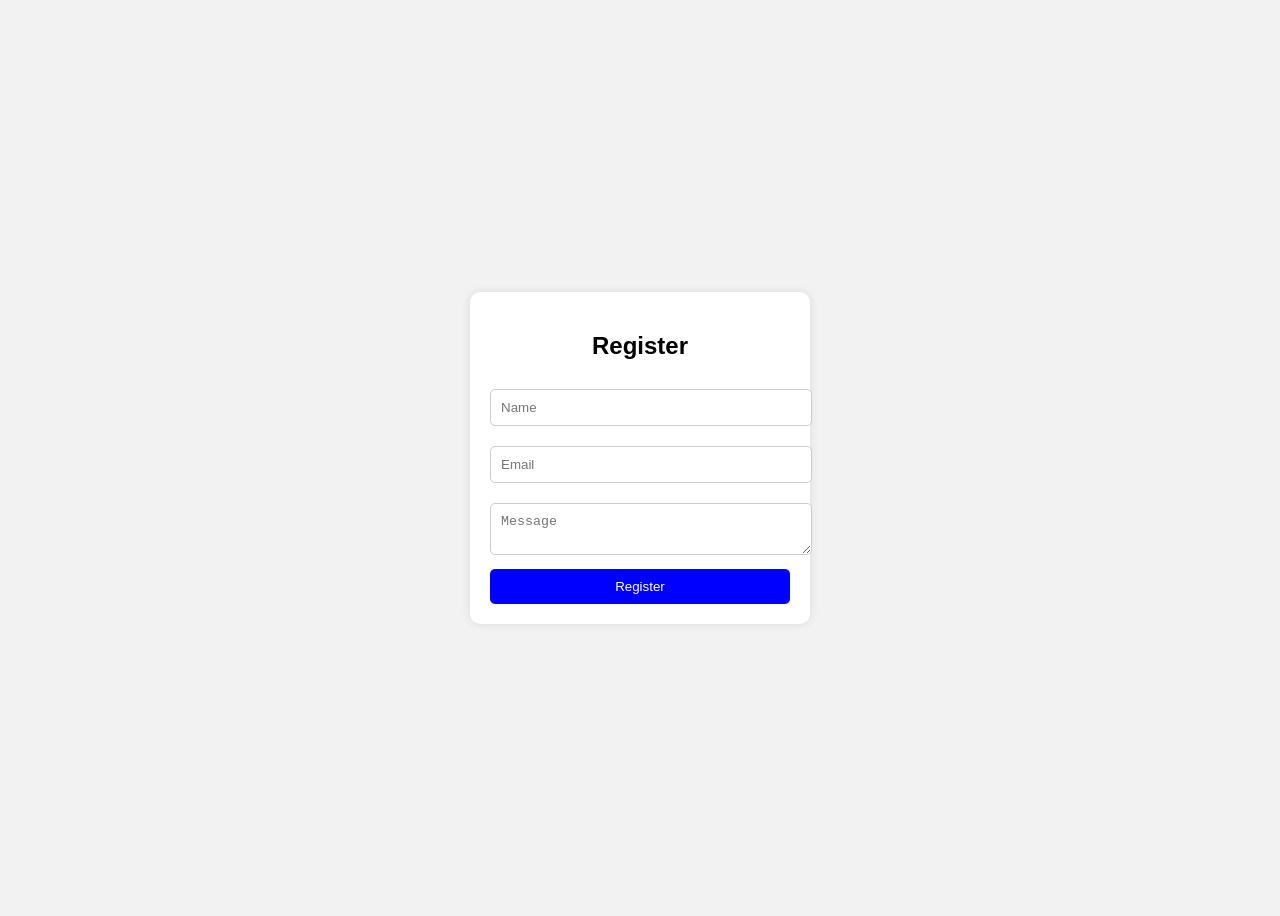
<file: EST Practical/index.html>
<!DOCTYPE html>
<html>
<head>
    <title>Registration Form</title>
    <link rel="stylesheet" href="style.css">
</head>
<body>

<div class="container">
    <form class="form">
        <h2>Register</h2>

        <input type="text" placeholder="Name" required>
        <input type="email" placeholder="Email" required>
        <textarea placeholder="Message" required></textarea>

        <button type="submit">Register</button>
    </form>
</div>

</body>
</html>
</file>
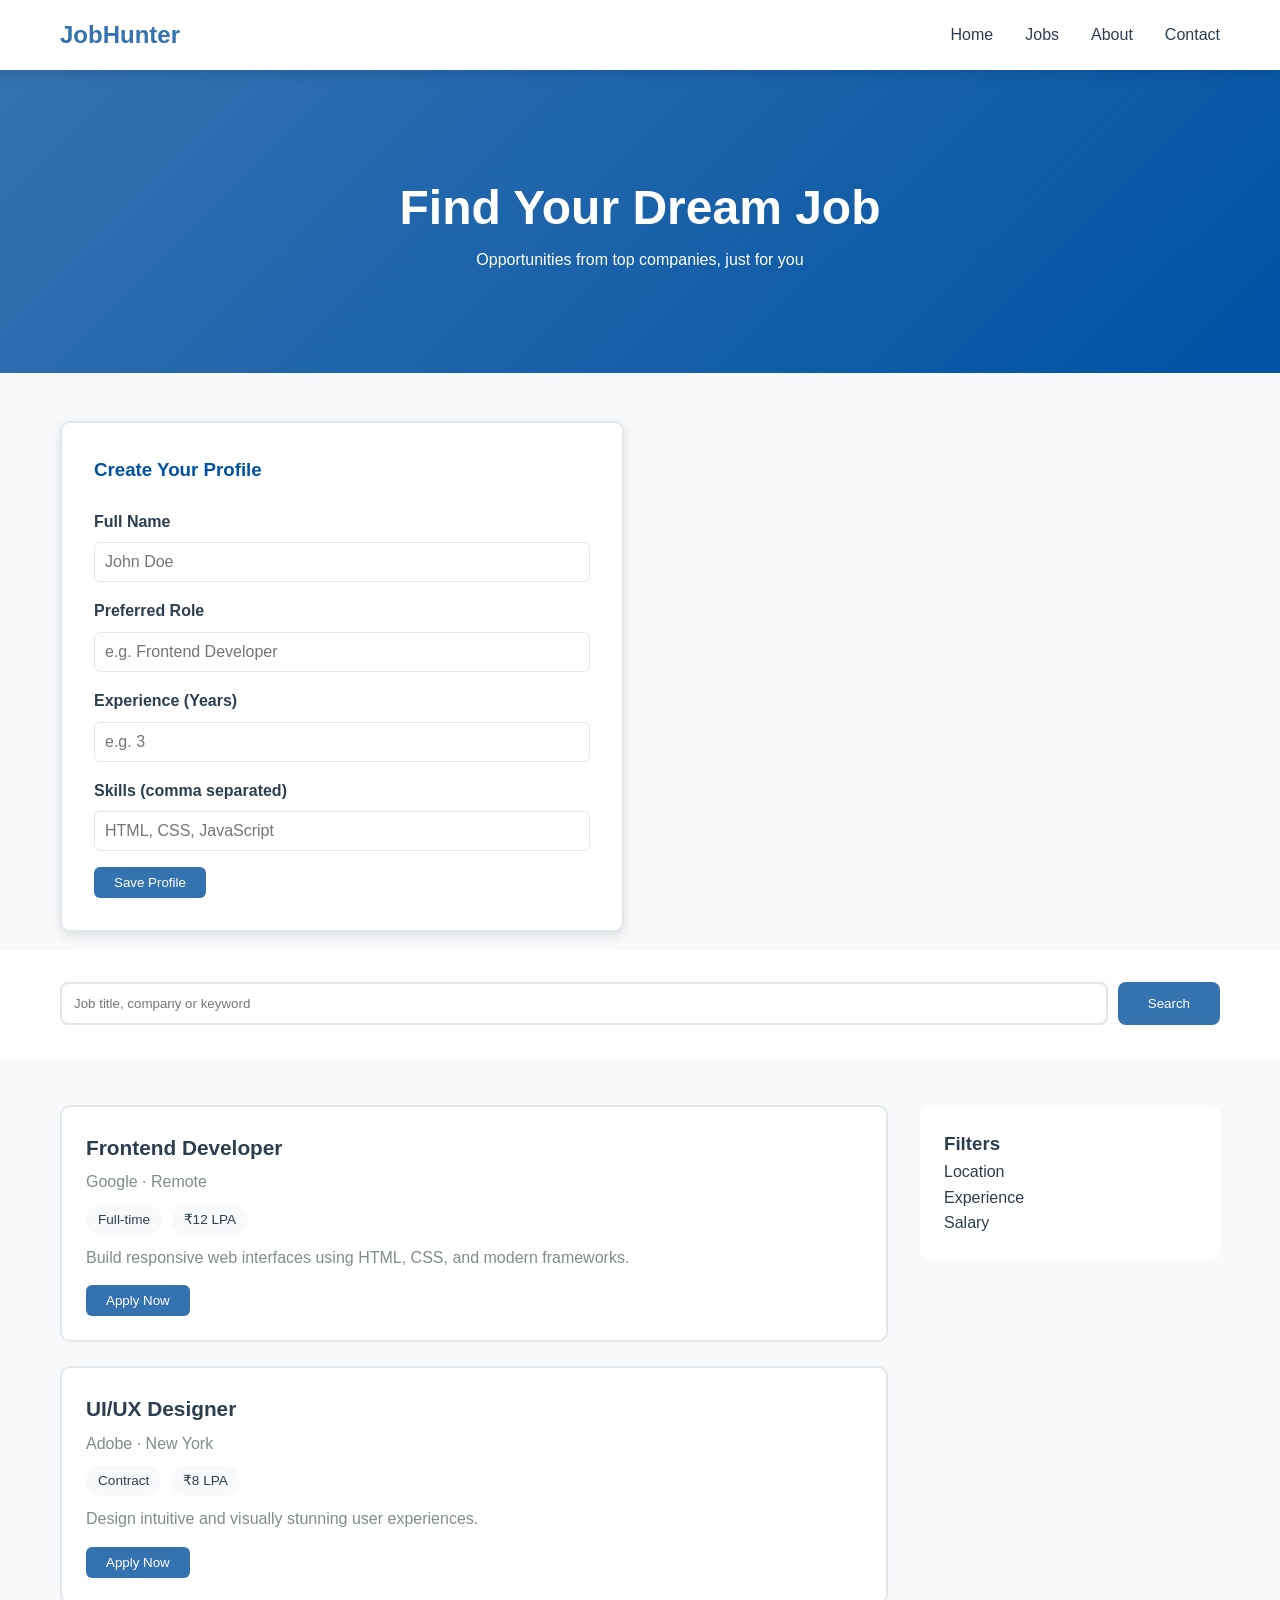
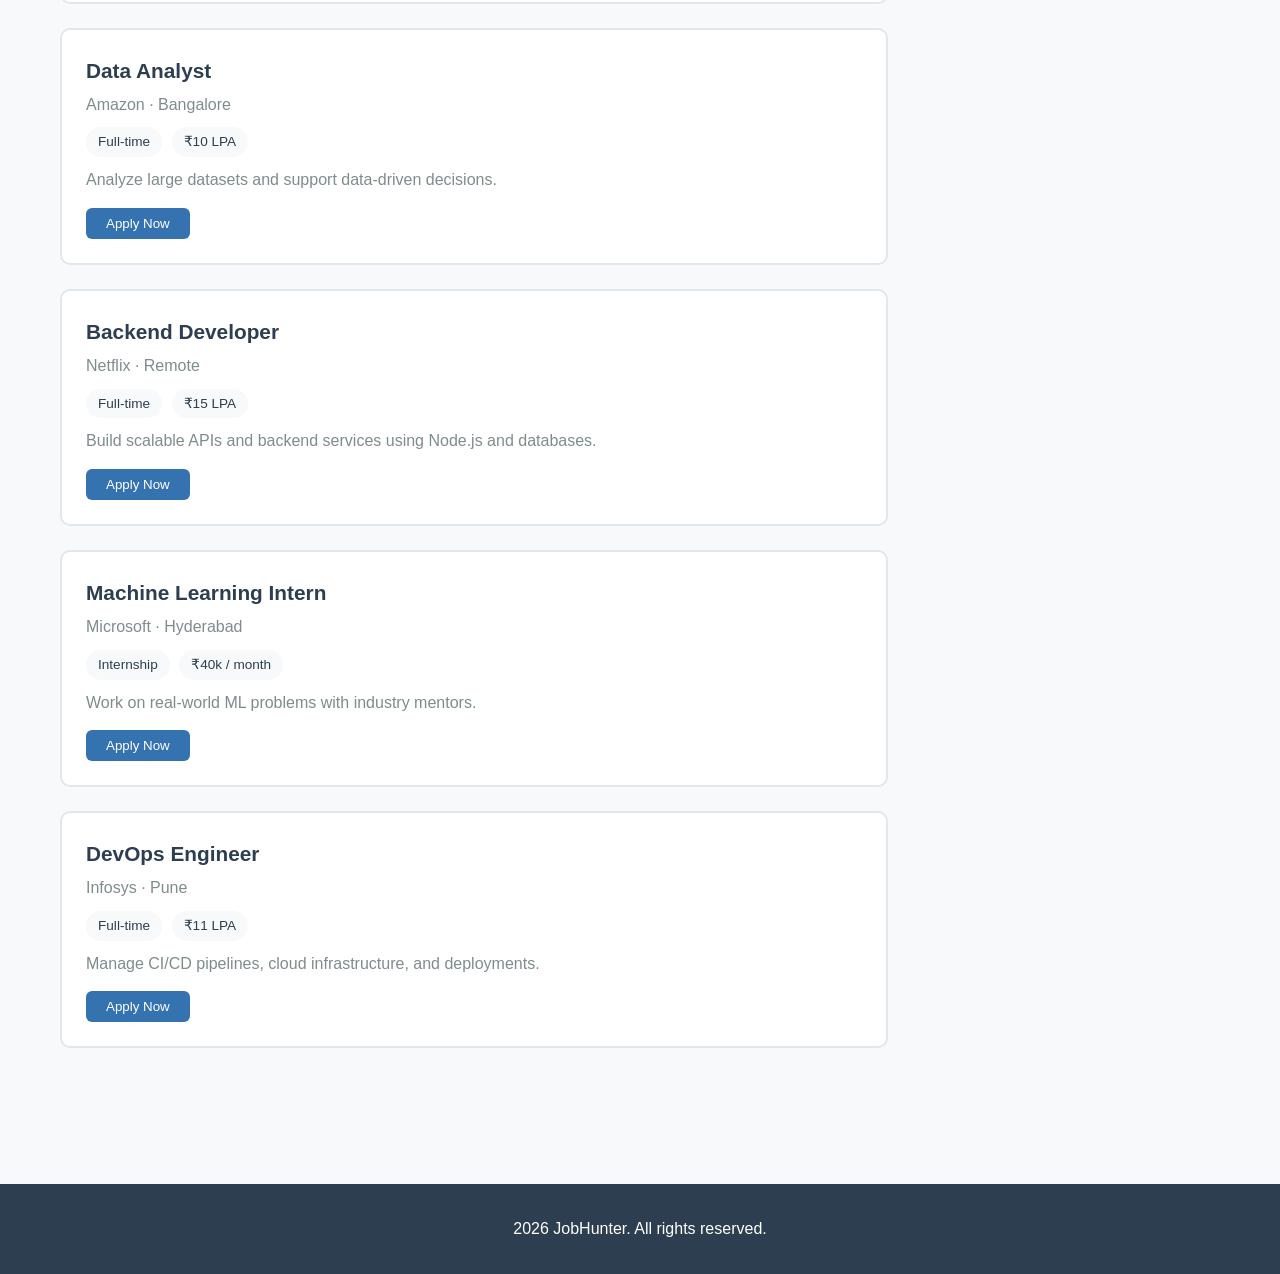
<file: Experiment 3/index.html>
<!DOCTYPE html>
<html lang="en">

<head>
    <meta charset="UTF-8">
    <meta name="viewport" content="width=device-width, initial-scale=1.0">
    <title>JobHunter - Find Your Perfect Job</title>
    <link rel="stylesheet" href="styles.css">
</head>

<body>

    <!-- ==================== NAVBAR ==================== -->
    <nav class="navbar">
        <div class="container">
            <div class="nav-brand">
                <h1>JobHunter</h1>
            </div>

            <input type="checkbox" id="menu-toggle">
            <label for="menu-toggle" class="hamburger">
                <span></span>
                <span></span>
                <span></span>
            </label>

            <ul class="nav-menu">
                <li><a href="#">Home</a></li>
                <li><a href="#jobs">Jobs</a></li>
                <li><a href="#">About</a></li>
                <li><a href="#">Contact</a></li>
            </ul>
        </div>
    </nav>

    <!-- ==================== HERO ==================== -->
    <section class="hero">
        <div class="hero-content">
            <h2>Find Your Dream Job</h2>
            <p>Opportunities from top companies, just for you</p>
        </div>
    </section>

    <!-- ==================== SEARCH ==================== -->
    <!-- ==================== USER PROFILE ==================== -->
    <section class="profile-section" id="profile">
        <div class="container profile-container">
            <div class="profile-form-wrapper">
                <h3>Create Your Profile</h3>
                <form id="userProfileForm">
                    <div class="form-group">
                        <label for="userName">Full Name</label>
                        <input type="text" id="userName" required placeholder="John Doe">
                    </div>
                    <div class="form-group">
                        <label for="userRole">Preferred Role</label>
                        <input type="text" id="userRole" required placeholder="e.g. Frontend Developer">
                    </div>
                    <div class="form-group">
                        <label for="userExperience">Experience (Years)</label>
                        <input type="number" id="userExperience" required placeholder="e.g. 3" min="0">
                    </div>
                    <div class="form-group">
                        <label for="userSkills">Skills (comma separated)</label>
                        <input type="text" id="userSkills" required placeholder="HTML, CSS, JavaScript">
                    </div>
                    <button type="submit" class="apply-btn">Save Profile</button>
                </form>
            </div>

            <div class="profile-display-wrapper" id="profileDisplay" style="display: none;">
                <h3>Your Profile</h3>
                <div class="profile-card">
                    <div class="profile-avatar">👤</div>
                    <div class="profile-info">
                        <h4 id="displayUserName">Name</h4>
                        <p class="role" id="displayUserRole">Role</p>
                        <p class="details"><strong>Experience:</strong> <span id="displayUserExperience"></span> years
                        </p>
                        <div class="skills-container" id="displayUserSkills">
                            <!-- Skills will be injected here -->
                        </div>
                    </div>
                </div>
            </div>
        </div>
    </section>

    <section class="search-section">
        <div class="container">
            <div class="search-box">
                <input type="text" class="search-input" placeholder="Job title, company or keyword">
                <button class="search-btn">Search</button>
            </div>
        </div>
    </section>

    <!-- ==================== JOBS ==================== -->
    <section class="jobs-section" id="jobs">
        <div class="container jobs-container">

            <!-- JOB LIST -->
            <div class="jobs-list">

                <div class="job-card">
                    <h3 class="job-title">Frontend Developer</h3>
                    <p class="job-company">Google · Remote</p>
                    <div class="job-tags">
                        <span class="tag">Full-time</span>
                        <span class="tag">₹12 LPA</span>
                    </div>
                    <p class="job-desc">
                        Build responsive web interfaces using HTML, CSS, and modern frameworks.
                    </p>
                    <button class="apply-btn">Apply Now</button>
                </div>

                <div class="job-card">
                    <h3 class="job-title">UI/UX Designer</h3>
                    <p class="job-company">Adobe · New York</p>
                    <div class="job-tags">
                        <span class="tag">Contract</span>
                        <span class="tag">₹8 LPA</span>
                    </div>
                    <p class="job-desc">
                        Design intuitive and visually stunning user experiences.
                    </p>
                    <button class="apply-btn">Apply Now</button>
                </div>

                <div class="job-card">
                    <h3 class="job-title">Data Analyst</h3>
                    <p class="job-company">Amazon · Bangalore</p>
                    <div class="job-tags">
                        <span class="tag">Full-time</span>
                        <span class="tag">₹10 LPA</span>
                    </div>
                    <p class="job-desc">
                        Analyze large datasets and support data-driven decisions.
                    </p>
                    <button class="apply-btn">Apply Now</button>
                </div>

                <div class="job-card">
                    <h3 class="job-title">Backend Developer</h3>
                    <p class="job-company">Netflix · Remote</p>
                    <div class="job-tags">
                        <span class="tag">Full-time</span>
                        <span class="tag">₹15 LPA</span>
                    </div>
                    <p class="job-desc">
                        Build scalable APIs and backend services using Node.js and databases.
                    </p>
                    <button class="apply-btn">Apply Now</button>
                </div>

                <div class="job-card">
                    <h3 class="job-title">Machine Learning Intern</h3>
                    <p class="job-company">Microsoft · Hyderabad</p>
                    <div class="job-tags">
                        <span class="tag">Internship</span>
                        <span class="tag">₹40k / month</span>
                    </div>
                    <p class="job-desc">
                        Work on real-world ML problems with industry mentors.
                    </p>
                    <button class="apply-btn">Apply Now</button>
                </div>

                <div class="job-card">
                    <h3 class="job-title">DevOps Engineer</h3>
                    <p class="job-company">Infosys · Pune</p>
                    <div class="job-tags">
                        <span class="tag">Full-time</span>
                        <span class="tag">₹11 LPA</span>
                    </div>
                    <p class="job-desc">
                        Manage CI/CD pipelines, cloud infrastructure, and deployments.
                    </p>
                    <button class="apply-btn">Apply Now</button>
                </div>

            </div>

            <!-- SIDEBAR -->
            <aside class="sidebar">
                <h3>Filters</h3>
                <p>Location</p>
                <p>Experience</p>
                <p>Salary</p>
            </aside>

        </div>
    </section>

    <!-- ==================== FOOTER ==================== -->
    <footer class="footer">
        <div class="container">
            <p>2026 JobHunter. All rights reserved.</p>
        </div>
    </footer>

    <script src="script.js"></script>
</body>

</html>
</file>
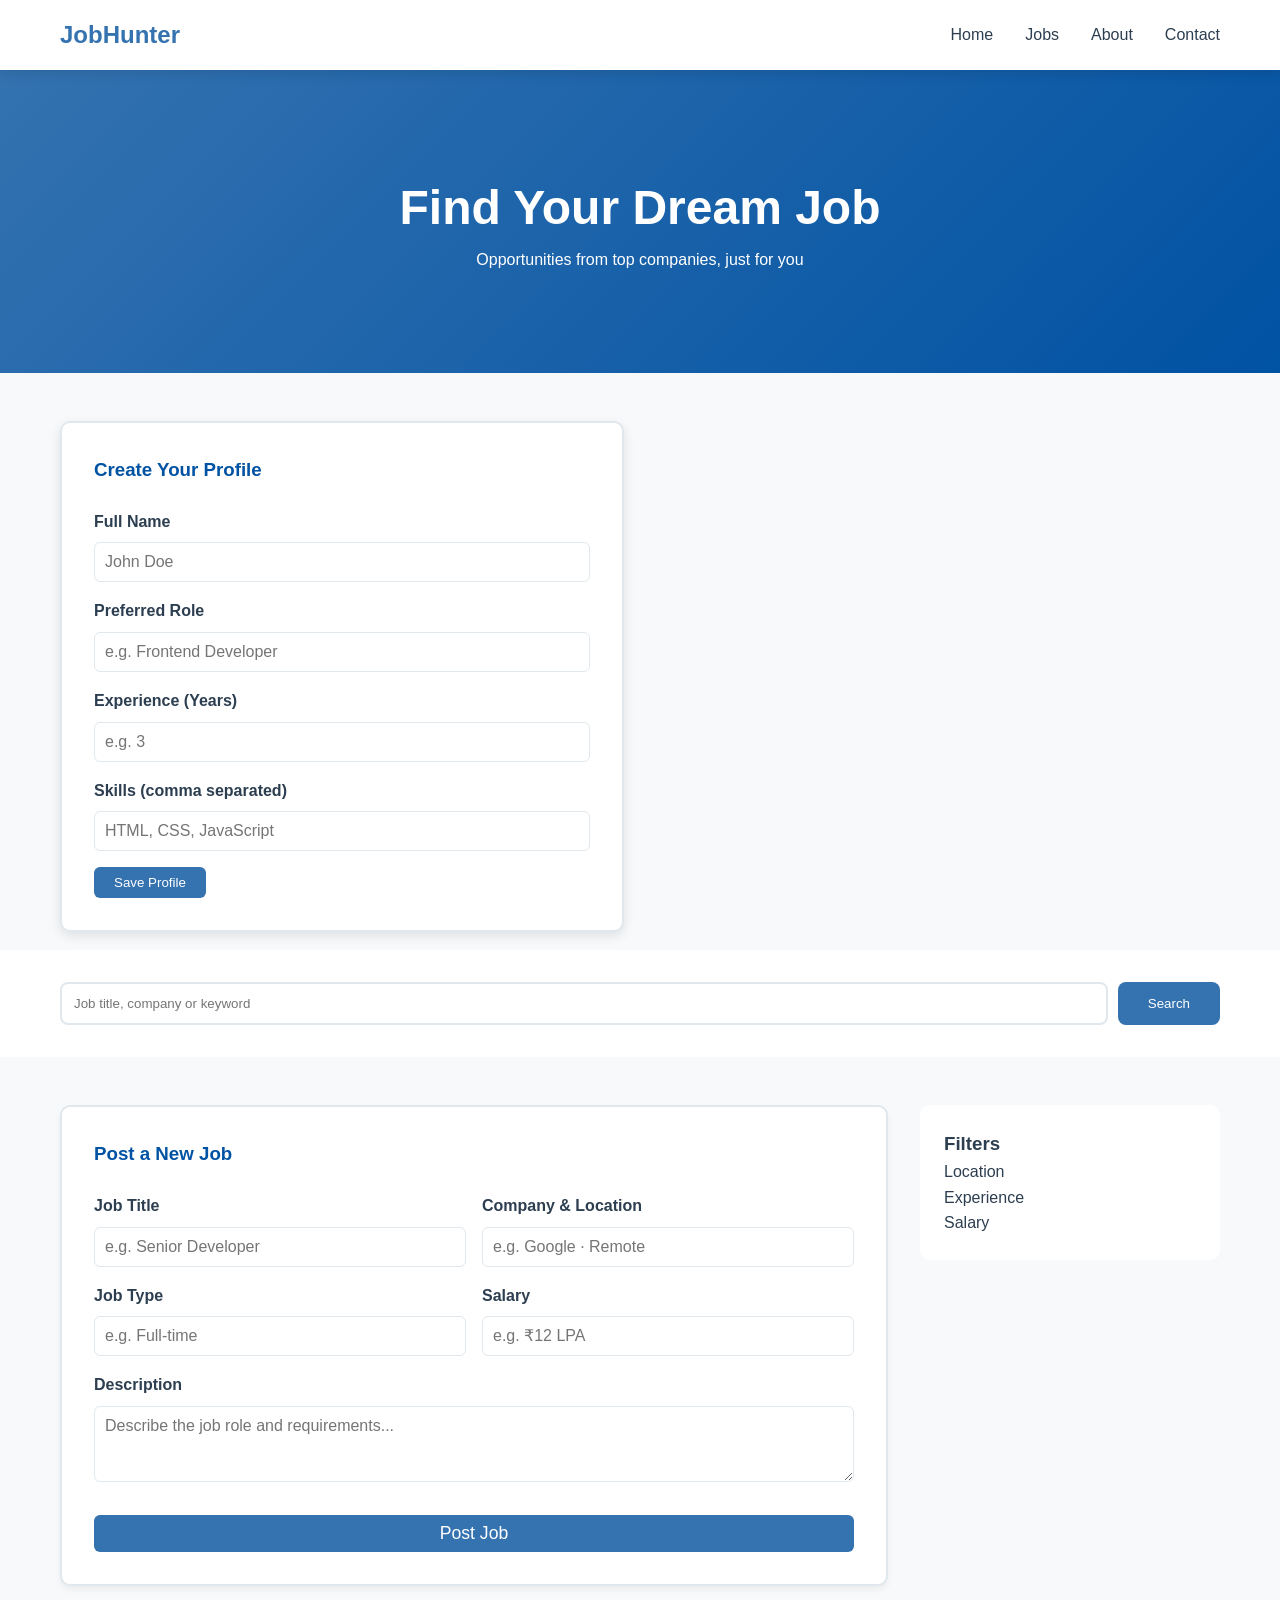
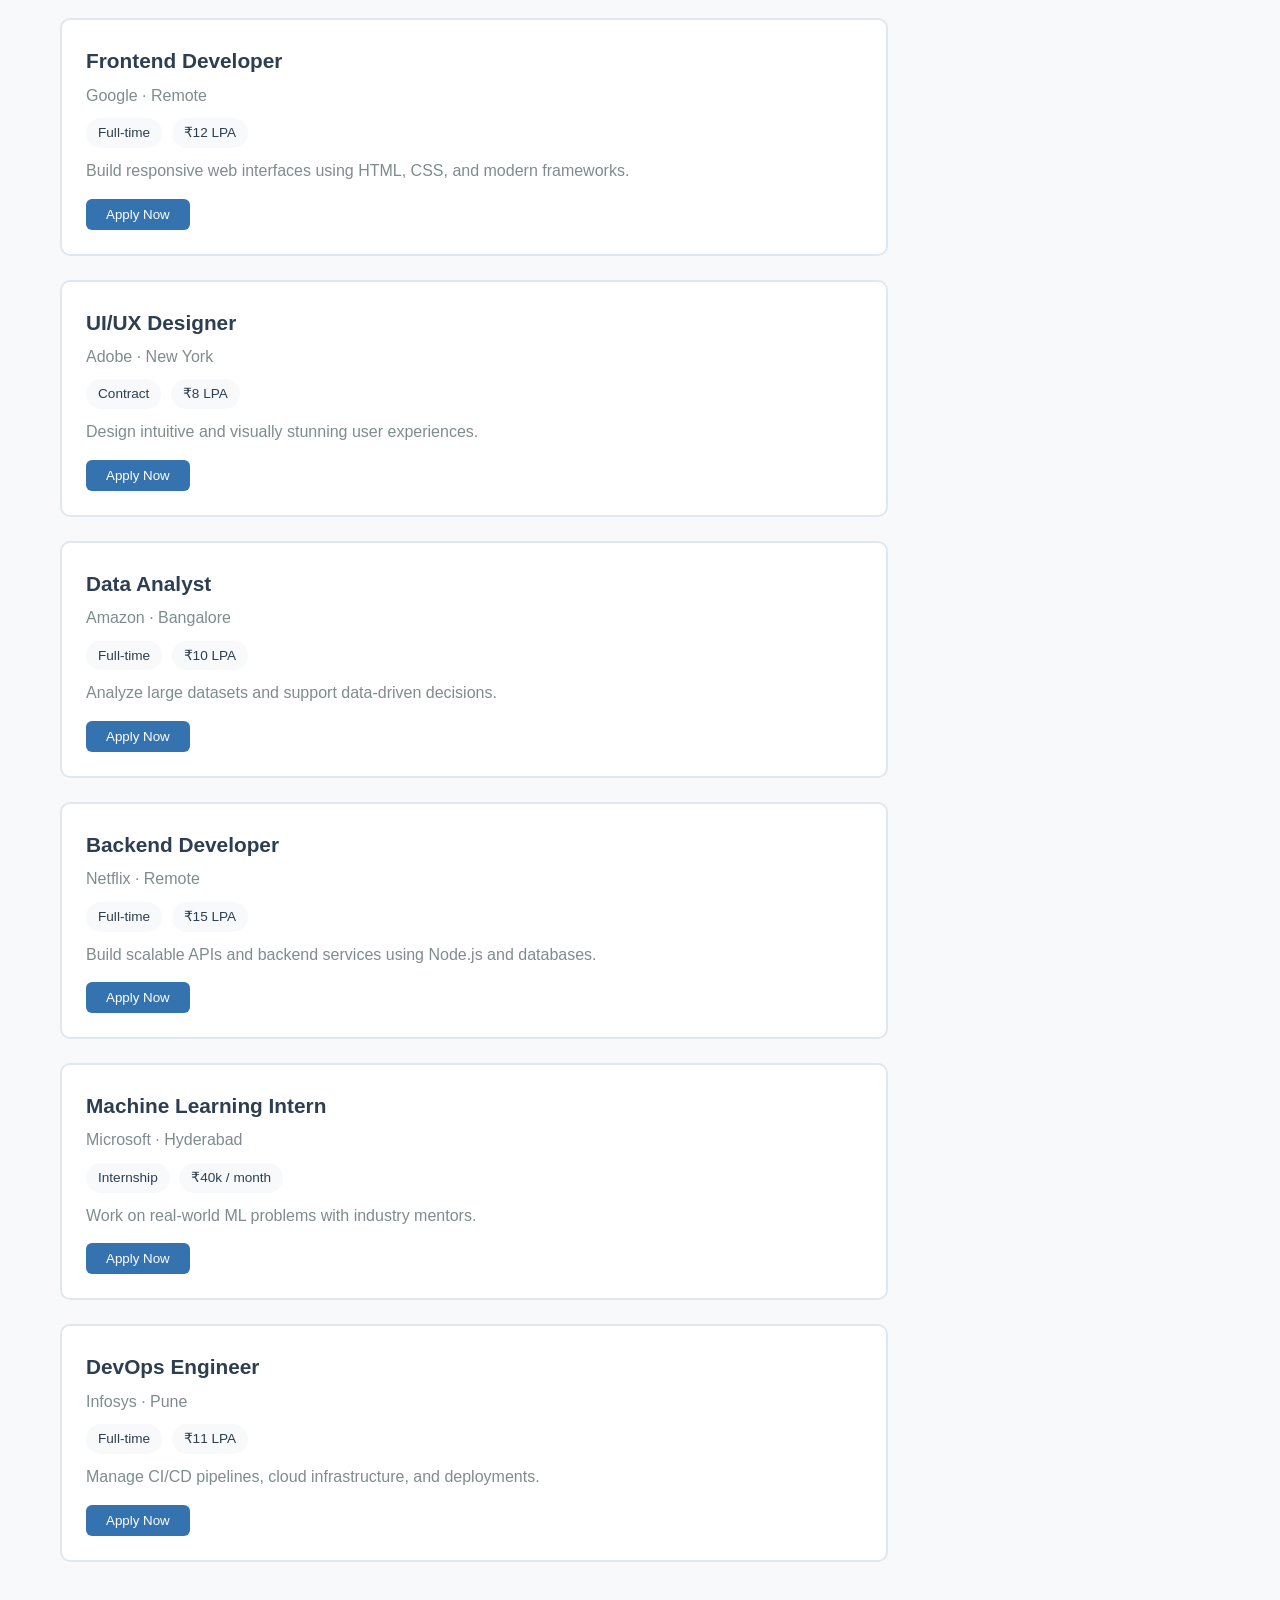
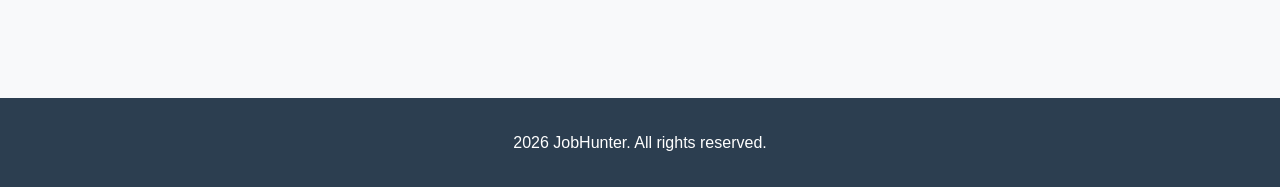
<file: Experiment 4/index.html>
<!DOCTYPE html>
<html lang="en">

<head>
    <meta charset="UTF-8">
    <meta name="viewport" content="width=device-width, initial-scale=1.0">
    <title>JobHunter - Find Your Perfect Job</title>
    <link rel="stylesheet" href="styles.css">
</head>

<body>

    <!-- ==================== NAVBAR ==================== -->
    <nav class="navbar">
        <div class="container">
            <div class="nav-brand">
                <h1>JobHunter</h1>
            </div>

            <input type="checkbox" id="menu-toggle">
            <label for="menu-toggle" class="hamburger">
                <span></span>
                <span></span>
                <span></span>
            </label>

            <ul class="nav-menu">
                <li><a href="#">Home</a></li>
                <li><a href="#jobs">Jobs</a></li>
                <li><a href="#">About</a></li>
                <li><a href="#">Contact</a></li>
            </ul>
        </div>
    </nav>

    <!-- ==================== HERO ==================== -->
    <section class="hero">
        <div class="hero-content">
            <h2>Find Your Dream Job</h2>
            <p>Opportunities from top companies, just for you</p>
        </div>
    </section>

    <!-- ==================== SEARCH ==================== -->
    <!-- ==================== USER PROFILE ==================== -->
    <section class="profile-section" id="profile">
        <div class="container profile-container">
            <div class="profile-form-wrapper">
                <h3>Create Your Profile</h3>
                <form id="userProfileForm">
                    <div class="form-group">
                        <label for="userName">Full Name</label>
                        <input type="text" id="userName" required placeholder="John Doe">
                    </div>
                    <div class="form-group">
                        <label for="userRole">Preferred Role</label>
                        <input type="text" id="userRole" required placeholder="e.g. Frontend Developer">
                    </div>
                    <div class="form-group">
                        <label for="userExperience">Experience (Years)</label>
                        <input type="number" id="userExperience" required placeholder="e.g. 3" min="0">
                    </div>
                    <div class="form-group">
                        <label for="userSkills">Skills (comma separated)</label>
                        <input type="text" id="userSkills" required placeholder="HTML, CSS, JavaScript">
                    </div>
                    <button type="submit" class="apply-btn">Save Profile</button>
                </form>
            </div>

            <div class="profile-display-wrapper" id="profileDisplay" style="display: none;">
                <h3>Your Profile</h3>
                <div class="profile-card">
                    <div class="profile-avatar">👤</div>
                    <div class="profile-info">
                        <h4 id="displayUserName">Name</h4>
                        <p class="role" id="displayUserRole">Role</p>
                        <p class="details"><strong>Experience:</strong> <span id="displayUserExperience"></span> years
                        </p>
                        <div class="skills-container" id="displayUserSkills">
                            <!-- Skills will be injected here -->
                        </div>
                    </div>
                </div>
            </div>
        </div>
    </section>

    <section class="search-section">
        <div class="container">
            <div class="search-box">
                <input type="text" class="search-input" placeholder="Job title, company or keyword">
                <button class="search-btn">Search</button>
            </div>
        </div>
    </section>

    <!-- ==================== JOBS ==================== -->
    <section class="jobs-section" id="jobs">
        <div class="container jobs-container">

            <div class="jobs-main-content">
                <!-- JOB POSTING FORM -->
                <div class="job-posting-wrapper">
                    <h3>Post a New Job</h3>
                    <form id="jobPostingForm">
                        <div class="form-row">
                            <div class="form-group">
                                <label for="postJobTitle">Job Title</label>
                                <input type="text" id="postJobTitle" required placeholder="e.g. Senior Developer">
                            </div>
                            <div class="form-group">
                                <label for="postJobCompany">Company & Location</label>
                                <input type="text" id="postJobCompany" required placeholder="e.g. Google · Remote">
                            </div>
                        </div>
                        <div class="form-row">
                            <div class="form-group">
                                <label for="postJobType">Job Type</label>
                                <input type="text" id="postJobType" required placeholder="e.g. Full-time">
                            </div>
                            <div class="form-group">
                                <label for="postJobSalary">Salary</label>
                                <input type="text" id="postJobSalary" required placeholder="e.g. ₹12 LPA">
                            </div>
                        </div>
                        <div class="form-group">
                            <label for="postJobDesc">Description</label>
                            <textarea id="postJobDesc" required placeholder="Describe the job role and requirements..."
                                rows="3"></textarea>
                        </div>
                        <button type="submit" class="apply-btn post-btn">Post Job</button>
                    </form>
                </div>

                <!-- JOB LIST -->
                <div class="jobs-list" id="dynamicJobsList">

                    <div class="job-card">
                        <h3 class="job-title">Frontend Developer</h3>
                        <p class="job-company">Google · Remote</p>
                        <div class="job-tags">
                            <span class="tag">Full-time</span>
                            <span class="tag">₹12 LPA</span>
                        </div>
                        <p class="job-desc">
                            Build responsive web interfaces using HTML, CSS, and modern frameworks.
                        </p>
                        <button class="apply-btn">Apply Now</button>
                    </div>

                    <div class="job-card">
                        <h3 class="job-title">UI/UX Designer</h3>
                        <p class="job-company">Adobe · New York</p>
                        <div class="job-tags">
                            <span class="tag">Contract</span>
                            <span class="tag">₹8 LPA</span>
                        </div>
                        <p class="job-desc">
                            Design intuitive and visually stunning user experiences.
                        </p>
                        <button class="apply-btn">Apply Now</button>
                    </div>

                    <div class="job-card">
                        <h3 class="job-title">Data Analyst</h3>
                        <p class="job-company">Amazon · Bangalore</p>
                        <div class="job-tags">
                            <span class="tag">Full-time</span>
                            <span class="tag">₹10 LPA</span>
                        </div>
                        <p class="job-desc">
                            Analyze large datasets and support data-driven decisions.
                        </p>
                        <button class="apply-btn">Apply Now</button>
                    </div>

                    <div class="job-card">
                        <h3 class="job-title">Backend Developer</h3>
                        <p class="job-company">Netflix · Remote</p>
                        <div class="job-tags">
                            <span class="tag">Full-time</span>
                            <span class="tag">₹15 LPA</span>
                        </div>
                        <p class="job-desc">
                            Build scalable APIs and backend services using Node.js and databases.
                        </p>
                        <button class="apply-btn">Apply Now</button>
                    </div>

                    <div class="job-card">
                        <h3 class="job-title">Machine Learning Intern</h3>
                        <p class="job-company">Microsoft · Hyderabad</p>
                        <div class="job-tags">
                            <span class="tag">Internship</span>
                            <span class="tag">₹40k / month</span>
                        </div>
                        <p class="job-desc">
                            Work on real-world ML problems with industry mentors.
                        </p>
                        <button class="apply-btn">Apply Now</button>
                    </div>

                    <div class="job-card">
                        <h3 class="job-title">DevOps Engineer</h3>
                        <p class="job-company">Infosys · Pune</p>
                        <div class="job-tags">
                            <span class="tag">Full-time</span>
                            <span class="tag">₹11 LPA</span>
                        </div>
                        <p class="job-desc">
                            Manage CI/CD pipelines, cloud infrastructure, and deployments.
                        </p>
                        <button class="apply-btn">Apply Now</button>
                    </div>

                </div>
            </div>

            <!-- SIDEBAR -->
            <aside class="sidebar">
                <h3>Filters</h3>
                <p>Location</p>
                <p>Experience</p>
                <p>Salary</p>
            </aside>

        </div>
    </section>

    <!-- ==================== FOOTER ==================== -->
    <footer class="footer">
        <div class="container">
            <p>2026 JobHunter. All rights reserved.</p>
        </div>
    </footer>

    <script src="script.js"></script>
</body>

</html>
</file>
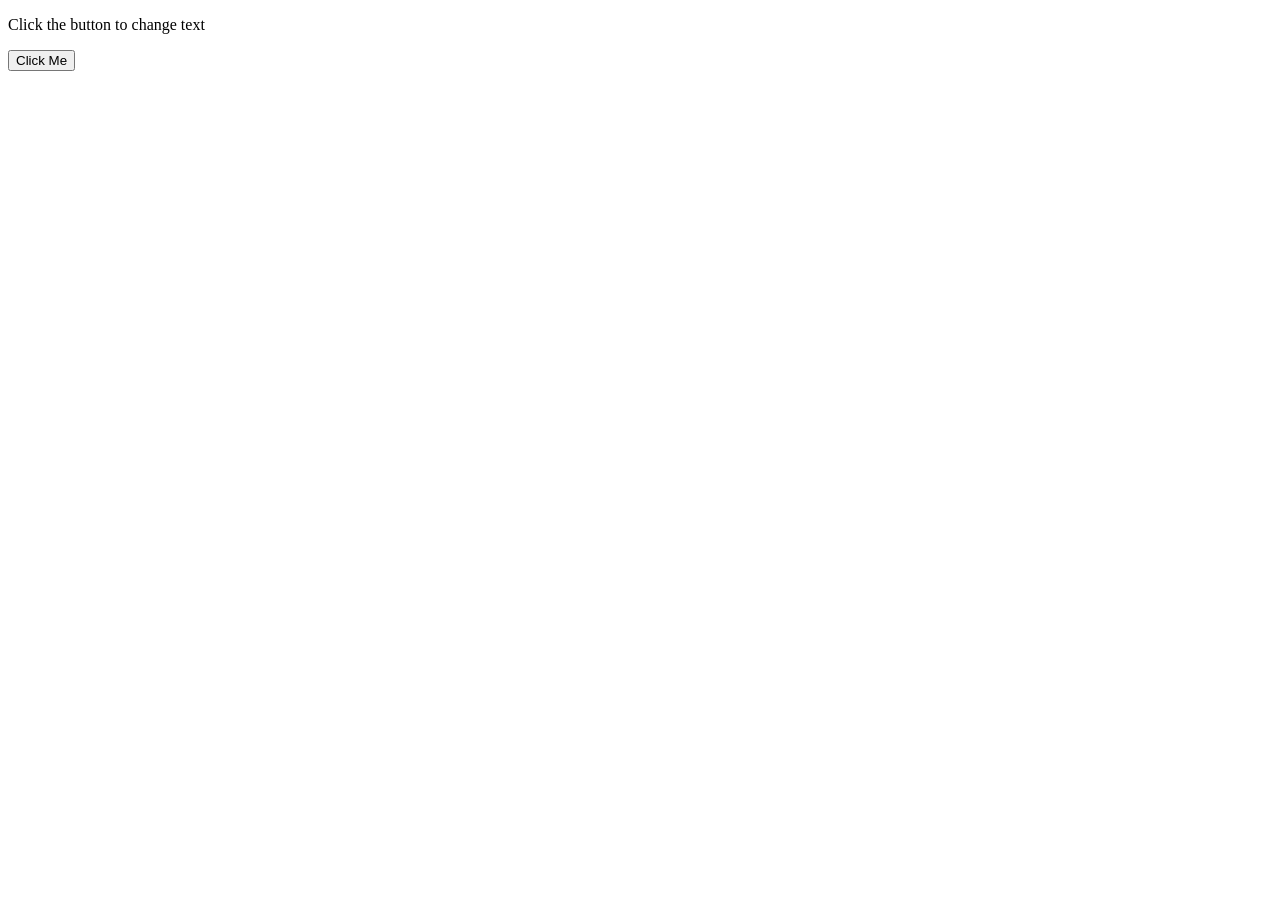
<file: Lab MST/dom.html>
<!DOCTYPE html>
<html>
<head>
<title>DOM Example</title>
</head>

<body>

<p id="text">Click the button to change text</p>

<button onclick="changeText()">Click Me</button>

<script>

function changeText() {

    let para = document.getElementById("text");

    para.innerHTML = "Welcome to JavaScript DOM Manipulation";

    para.style.color = "blue";

}

</script>

</body>
</html>
</file>
<file: EST Practical/style.css>
body {
    font-family: Arial, sans-serif;
    background-color: #f2f2f2;
}

/* Center the form */
.container {
    display: flex;
    justify-content: center;
    align-items: center;
    height: 100vh;
}

/* Form styling */
.form {
    background: white;
    padding: 20px;
    width: 300px;
    border-radius: 10px;
    box-shadow: 0 0 10px rgba(0,0,0,0.1);
    text-align: center;
}

.form input,
.form textarea {
    width: 100%;
    margin: 10px 0;
    padding: 10px;
    border: 1px solid #ccc;
    border-radius: 5px;
}

/* Button styling */
.form button {
    width: 100%;
    padding: 10px;
    background-color: blue;
    color: white;
    border: none;
    border-radius: 5px;
    cursor: pointer;

    /* Smooth effect */
    transition: 0.3s;
}

/* Hover effect */
.form button:hover {
    background-color: lightblue;
    transform: scale(1.05);
}
</file>
<file: Experiment 3/styles.css>
/* ==================== VARIABLES ==================== */
:root {
    --primary: #3472b0;
    --primary-dark: #0052a3;
    --bg-light: #f8f9fa;
    --bg-white: #ffffff;
    --text-dark: #2c3e50;
    --text-light: #7f8c8d;
    --border: #e1e8ed;
    --shadow: 0 4px 12px rgba(0,0,0,0.1);
}
* {
    margin: 0;
    padding: 0;
    box-sizing: border-box;
}

body {
    font-family: "Segoe UI", sans-serif;
    background: var(--bg-light);
    color: var(--text-dark);
    line-height: 1.6;
}

.container {
    max-width: 1200px;
    margin: auto;
    padding: 0 20px;
}

/* ==================== NAVBAR ==================== */
.navbar {
    background: var(--bg-white);
    box-shadow: var(--shadow);
    position: sticky;
    top: 0;
}

.navbar .container {
    display: flex;
    align-items: center;
    justify-content: space-between;
    padding: 1rem 20px;
}

.nav-brand h1 {
    color: var(--primary);
}

#menu-toggle {
    display: none;
}

.nav-menu {
    display: flex;
    list-style: none;
    gap: 2rem;
}

.nav-menu a {
    text-decoration: none;
    color: var(--text-dark);
    font-weight: 500;
}

.hamburger {
    display: none;
    flex-direction: column;
    cursor: pointer;
}

.hamburger span {
    width: 25px;
    height: 3px;
    background: var(--text-dark);
    margin: 4px 0;
}

/* ==================== HERO ==================== */
.hero {
    background: linear-gradient(135deg, var(--primary), var(--primary-dark));
    color: white;
    padding: 100px 20px;
    text-align: center;
}

.hero h2 {
    font-size: 3rem;
}

/* ==================== SEARCH ==================== */
.search-section {
    background: white;
    padding: 2rem 0;
    margin-top: -30px;
}

.search-box {
    display: flex;
    gap: 10px;
}

.search-input {
    flex: 1;
    padding: 12px;
    border-radius: 8px;
    border: 2px solid var(--border);
}

.search-btn {
    background: var(--primary);
    color: white;
    border: none;
    padding: 12px 30px;
    border-radius: 8px;
    cursor: pointer;
}

/* ==================== JOBS ==================== */
.jobs-section {
    padding: 3rem 0;
}

.jobs-container {
    display: grid;
    grid-template-columns: 1fr 300px;
    gap: 2rem;
}

.job-card {
    background: white;
    padding: 1.5rem;
    border-radius: 10px;
    border: 2px solid var(--border);
    margin-bottom: 1.5rem;
    transition: 0.3s;
}

.job-card:hover {
    transform: translateY(-4px);
    box-shadow: var(--shadow);
}

.job-title {
    font-size: 1.3rem;
    margin-bottom: 5px;
}

.job-company {
    color: var(--text-light);
    margin-bottom: 10px;
}

.job-tags {
    margin-bottom: 10px;
}

.tag {
    display: inline-block;
    background: var(--bg-light);
    padding: 4px 12px;
    border-radius: 20px;
    font-size: 0.85rem;
    margin-right: 5px;
}

.job-desc {
    color: var(--text-light);
    margin-bottom: 15px;
}

.apply-btn {
    background: var(--primary);
    color: white;
    border: none;
    padding: 8px 20px;
    border-radius: 6px;
    cursor: pointer;
}

/* ==================== SIDEBAR ==================== */
.sidebar {
    background: white;
    padding: 1.5rem;
    border-radius: 10px;
    height: fit-content;
}

/* ==================== FOOTER ==================== */
.footer {
    background: var(--text-dark);
    color: white;
    text-align: center;
    padding: 2rem 0;
    margin-top: 4rem;
}

/* ==================== USER PROFILE ==================== */
.profile-section {
    padding: 3rem 0;
    background: var(--bg-light);
}

.profile-container {
    display: grid;
    grid-template-columns: 1fr 1fr;
    gap: 2rem;
}

.profile-form-wrapper, .profile-display-wrapper {
    background: white;
    padding: 2rem;
    border-radius: 10px;
    border: 2px solid var(--border);
    box-shadow: var(--shadow);
}

.profile-form-wrapper h3, .profile-display-wrapper h3 {
    margin-bottom: 1.5rem;
    color: var(--primary-dark);
}

.form-group {
    margin-bottom: 1rem;
}

.form-group label {
    display: block;
    margin-bottom: 0.5rem;
    font-weight: 600;
}

.form-group input {
    width: 100%;
    padding: 10px;
    border-radius: 6px;
    border: 1px solid var(--border);
    font-size: 1rem;
}

.profile-card {
    display: flex;
    gap: 1.5rem;
    align-items: center;
}

.profile-avatar {
    font-size: 4rem;
    background: var(--bg-light);
    border-radius: 50%;
    width: 100px;
    height: 100px;
    display: flex;
    align-items: center;
    justify-content: center;
    color: var(--primary);
}

.profile-info h4 {
    font-size: 1.5rem;
    margin-bottom: 0.2rem;
}

.profile-info .role {
    color: var(--primary);
    font-weight: 600;
    margin-bottom: 0.5rem;
}

.skills-container {
    margin-top: 10px;
    display: flex;
    flex-wrap: wrap;
    gap: 5px;
}

.skills-container .tag {
    background: var(--primary);
    color: white;
    margin-right: 0;
}

/* ==================== RESPONSIVE ==================== */
@media (max-width: 768px) {
    .profile-container {
        grid-template-columns: 1fr;
    }

    .nav-menu {
        position: absolute;
        top: 70px;
        left: 0;
        right: 0;
        background: white;
        flex-direction: column;
        display: none;
    }

    #menu-toggle:checked + .hamburger + .nav-menu {
        display: flex;
    }

    .hamburger {
        display: flex;
    }

    .jobs-container {
        grid-template-columns: 1fr;
    }

    .sidebar {
        display: none;
    }
}
</file>
<file: Experiment 4/styles.css>
/* ==================== VARIABLES ==================== */
:root {
    --primary: #3472b0;
    --primary-dark: #0052a3;
    --bg-light: #f8f9fa;
    --bg-white: #ffffff;
    --text-dark: #2c3e50;
    --text-light: #7f8c8d;
    --border: #e1e8ed;
    --shadow: 0 4px 12px rgba(0, 0, 0, 0.1);
}

* {
    margin: 0;
    padding: 0;
    box-sizing: border-box;
}

body {
    font-family: "Segoe UI", sans-serif;
    background: var(--bg-light);
    color: var(--text-dark);
    line-height: 1.6;
}

.container {
    max-width: 1200px;
    margin: auto;
    padding: 0 20px;
}

/* ==================== NAVBAR ==================== */
.navbar {
    background: var(--bg-white);
    box-shadow: var(--shadow);
    position: sticky;
    top: 0;
}

.navbar .container {
    display: flex;
    align-items: center;
    justify-content: space-between;
    padding: 1rem 20px;
}

.nav-brand h1 {
    color: var(--primary);
}

#menu-toggle {
    display: none;
}

.nav-menu {
    display: flex;
    list-style: none;
    gap: 2rem;
}

.nav-menu a {
    text-decoration: none;
    color: var(--text-dark);
    font-weight: 500;
}

.hamburger {
    display: none;
    flex-direction: column;
    cursor: pointer;
}

.hamburger span {
    width: 25px;
    height: 3px;
    background: var(--text-dark);
    margin: 4px 0;
}

/* ==================== HERO ==================== */
.hero {
    background: linear-gradient(135deg, var(--primary), var(--primary-dark));
    color: white;
    padding: 100px 20px;
    text-align: center;
}

.hero h2 {
    font-size: 3rem;
}

/* ==================== SEARCH ==================== */
.search-section {
    background: white;
    padding: 2rem 0;
    margin-top: -30px;
}

.search-box {
    display: flex;
    gap: 10px;
}

.search-input {
    flex: 1;
    padding: 12px;
    border-radius: 8px;
    border: 2px solid var(--border);
}

.search-btn {
    background: var(--primary);
    color: white;
    border: none;
    padding: 12px 30px;
    border-radius: 8px;
    cursor: pointer;
}

/* ==================== JOBS ==================== */
.jobs-section {
    padding: 3rem 0;
}

.jobs-container {
    display: grid;
    grid-template-columns: 1fr 300px;
    gap: 2rem;
}

/* ==================== JOB POSTING FORM ==================== */
.job-posting-wrapper {
    background: white;
    padding: 2rem;
    border-radius: 10px;
    border: 2px solid var(--border);
    margin-bottom: 2rem;
    box-shadow: 0 4px 6px rgba(0, 0, 0, 0.05);
    /* Subtle shadow */
}

.job-posting-wrapper h3 {
    margin-bottom: 1.5rem;
    color: var(--primary-dark);
}

.form-row {
    display: grid;
    grid-template-columns: 1fr 1fr;
    gap: 1rem;
}

textarea {
    width: 100%;
    padding: 10px;
    border-radius: 6px;
    border: 1px solid var(--border);
    font-size: 1rem;
    resize: vertical;
    font-family: inherit;
}

.post-btn {
    width: 100%;
    margin-top: 10px;
    font-size: 1.1rem;
    padding: 12px;
}

/* ==================== JOB CARDS ==================== */
.job-card {
    background: white;
    padding: 1.5rem;
    border-radius: 10px;
    border: 2px solid var(--border);
    margin-bottom: 1.5rem;
    transition: 0.3s;
}

.job-card:hover {
    transform: translateY(-4px);
    box-shadow: var(--shadow);
}

.job-title {
    font-size: 1.3rem;
    margin-bottom: 5px;
}

.job-company {
    color: var(--text-light);
    margin-bottom: 10px;
}

.job-tags {
    margin-bottom: 10px;
}

.tag {
    display: inline-block;
    background: var(--bg-light);
    padding: 4px 12px;
    border-radius: 20px;
    font-size: 0.85rem;
    margin-right: 5px;
}

.job-desc {
    color: var(--text-light);
    margin-bottom: 15px;
}

.apply-btn {
    background: var(--primary);
    color: white;
    border: none;
    padding: 8px 20px;
    border-radius: 6px;
    cursor: pointer;
}

/* ==================== SIDEBAR ==================== */
.sidebar {
    background: white;
    padding: 1.5rem;
    border-radius: 10px;
    height: fit-content;
}

/* ==================== FOOTER ==================== */
.footer {
    background: var(--text-dark);
    color: white;
    text-align: center;
    padding: 2rem 0;
    margin-top: 4rem;
}

/* ==================== USER PROFILE ==================== */
.profile-section {
    padding: 3rem 0;
    background: var(--bg-light);
}

.profile-container {
    display: grid;
    grid-template-columns: 1fr 1fr;
    gap: 2rem;
}

.profile-form-wrapper,
.profile-display-wrapper {
    background: white;
    padding: 2rem;
    border-radius: 10px;
    border: 2px solid var(--border);
    box-shadow: var(--shadow);
}

.profile-form-wrapper h3,
.profile-display-wrapper h3 {
    margin-bottom: 1.5rem;
    color: var(--primary-dark);
}

.form-group {
    margin-bottom: 1rem;
}

.form-group label {
    display: block;
    margin-bottom: 0.5rem;
    font-weight: 600;
}

.form-group input {
    width: 100%;
    padding: 10px;
    border-radius: 6px;
    border: 1px solid var(--border);
    font-size: 1rem;
}

.profile-card {
    display: flex;
    gap: 1.5rem;
    align-items: center;
}

.profile-avatar {
    font-size: 4rem;
    background: var(--bg-light);
    border-radius: 50%;
    width: 100px;
    height: 100px;
    display: flex;
    align-items: center;
    justify-content: center;
    color: var(--primary);
}

.profile-info h4 {
    font-size: 1.5rem;
    margin-bottom: 0.2rem;
}

.profile-info .role {
    color: var(--primary);
    font-weight: 600;
    margin-bottom: 0.5rem;
}

.skills-container {
    margin-top: 10px;
    display: flex;
    flex-wrap: wrap;
    gap: 5px;
}

.skills-container .tag {
    background: var(--primary);
    color: white;
    margin-right: 0;
}

/* ==================== RESPONSIVE ==================== */
@media (max-width: 768px) {
    .profile-container {
        grid-template-columns: 1fr;
    }

    .nav-menu {
        position: absolute;
        top: 70px;
        left: 0;
        right: 0;
        background: white;
        flex-direction: column;
        display: none;
    }

    #menu-toggle:checked+.hamburger+.nav-menu {
        display: flex;
    }

    .hamburger {
        display: flex;
    }

    .jobs-container {
        grid-template-columns: 1fr;
    }

    .sidebar {
        display: none;
    }
}
</file>
